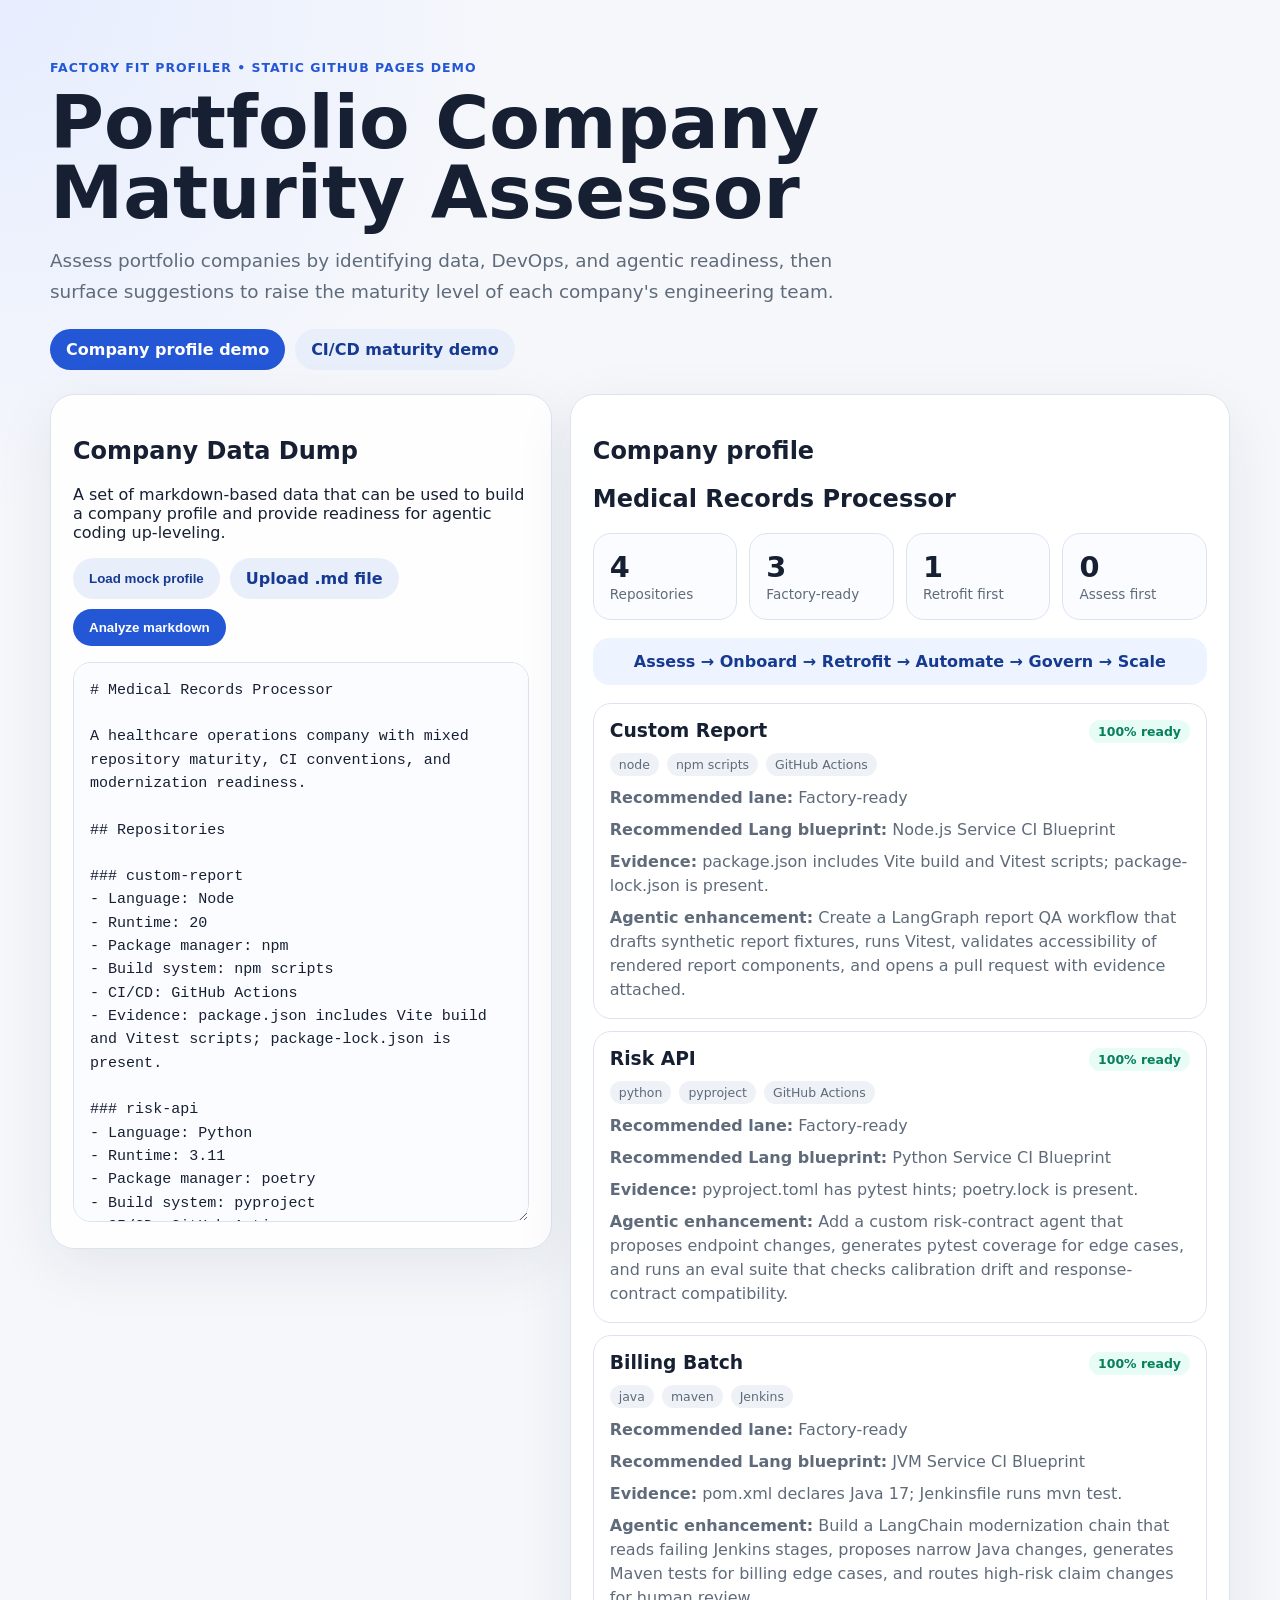
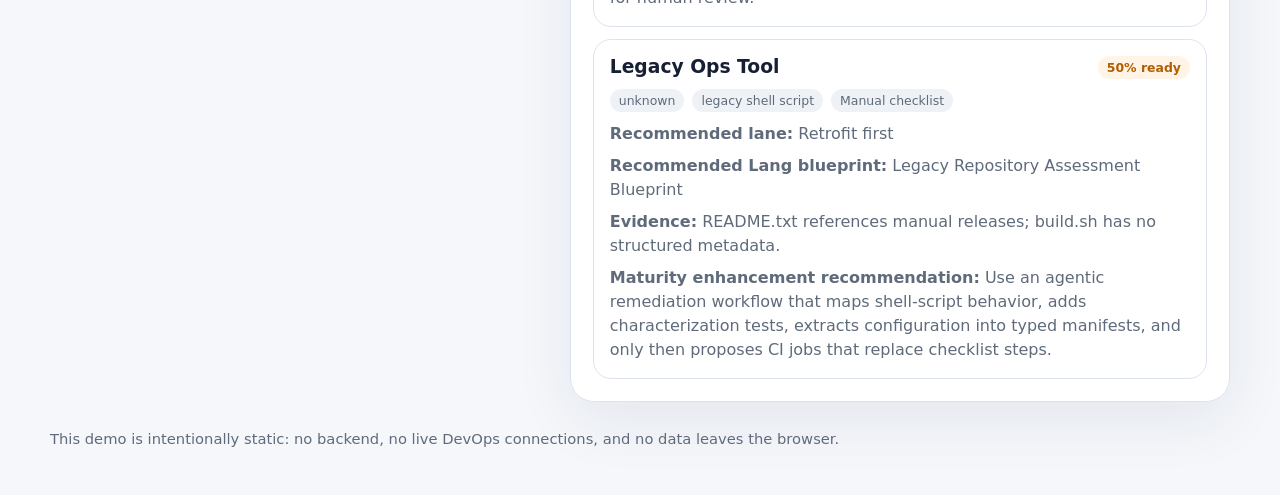
<file: docs/index.html>
<!doctype html>
<html lang="en">
  <head>
    <meta charset="utf-8" />
    <meta name="viewport" content="width=device-width, initial-scale=1" />
    <meta http-equiv="refresh" content="0; url=./webapp/" />
    <title>Factory Fit Profiler GitHub Pages Demo</title>
    <meta name="description" content="GitHub Pages entry point for the Factory Fit Profiler static webapp." />
    <link rel="canonical" href="./webapp/" />
    <link rel="stylesheet" href="./webapp/styles.css" />
  </head>
  <body>
    <header class="hero">
      <p class="eyebrow">Factory Fit Profiler • GitHub Pages</p>
      <h1>Opening the static webapp demo…</h1>
      <p class="lede">
        If you are not redirected automatically, open the
        <a href="./webapp/">Factory Fit Profiler webapp</a>.
      </p>
    </header>
  </body>
</html>
</file>
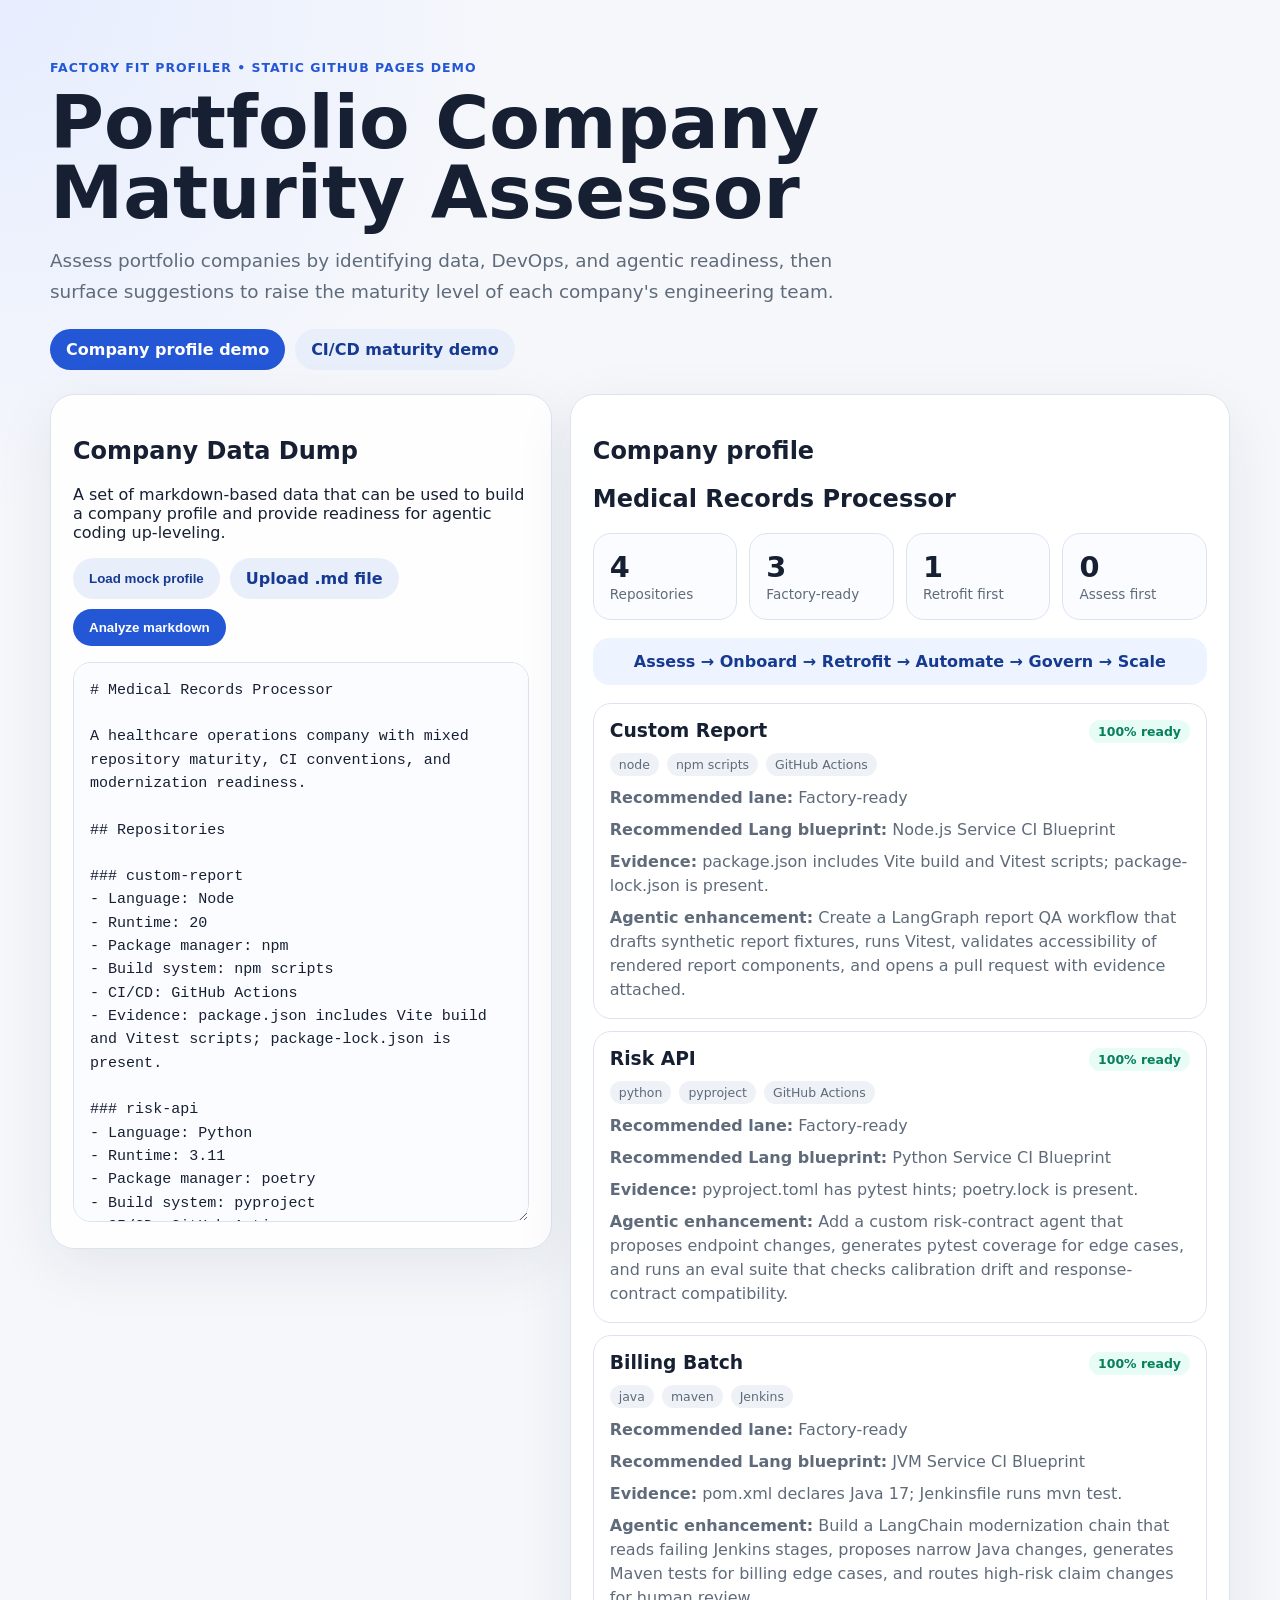
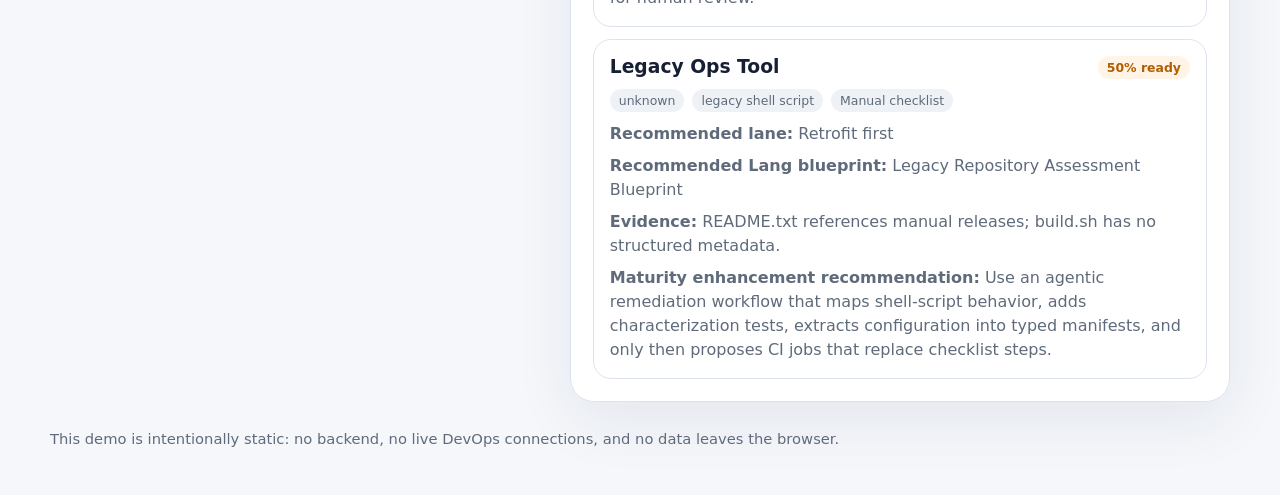
<file: docs/webapp/index.html>
<!doctype html>
<html lang="en">
  <head>
    <meta charset="utf-8" />
    <meta name="viewport" content="width=device-width, initial-scale=1" />
    <title>Factory Fit Profiler Demo</title>
    <meta name="description" content="Static markdown-driven demo for Factory Fit Profiler company profiling." />
    <link rel="stylesheet" href="./styles.css" />
  </head>
  <body>
    <header class="hero">
      <p class="eyebrow">Factory Fit Profiler • Static GitHub Pages Demo</p>
      <h1>Portfolio Company Maturity Assessor</h1>
      <p class="lede">
        Assess portfolio companies by identifying data, DevOps, and agentic readiness, then surface suggestions to raise the maturity level of each company's engineering team.
      </p>
      <nav class="demo-nav" aria-label="Demo navigation">
        <a aria-current="page" href="./index.html">Company profile demo</a>
        <a href="./cicd-maturity.html">CI/CD maturity demo</a>
      </nav>
    </header>
    <main class="grid">
      <section class="panel composer" aria-labelledby="inputTitle">
        <h2 id="inputTitle">Company Data Dump</h2>
        <p>A set of markdown-based data that can be used to build a company profile and provide readiness for agentic coding up-leveling.</p>
        <div class="controls">
          <button id="loadSample" class="secondary" type="button">Load mock profile</button>
          <label class="file-label" for="fileInput">Upload .md file</label>
          <input id="fileInput" type="file" accept=".md,text/markdown,text/plain" />
          <button id="analyze" type="button">Analyze markdown</button>
        </div>
        <textarea id="markdownInput" spellcheck="false" aria-label="Company profile markdown"></textarea>
      </section>
      <section class="panel results" aria-labelledby="resultsTitle">
        <h2 id="resultsTitle">Company profile</h2>
        <div id="results"></div>
      </section>
    </main>
    <footer>
      This demo is intentionally static: no backend, no live DevOps connections, and no data leaves the browser.
    </footer>
    <script src="./app.js"></script>
  </body>
</html>
</file>
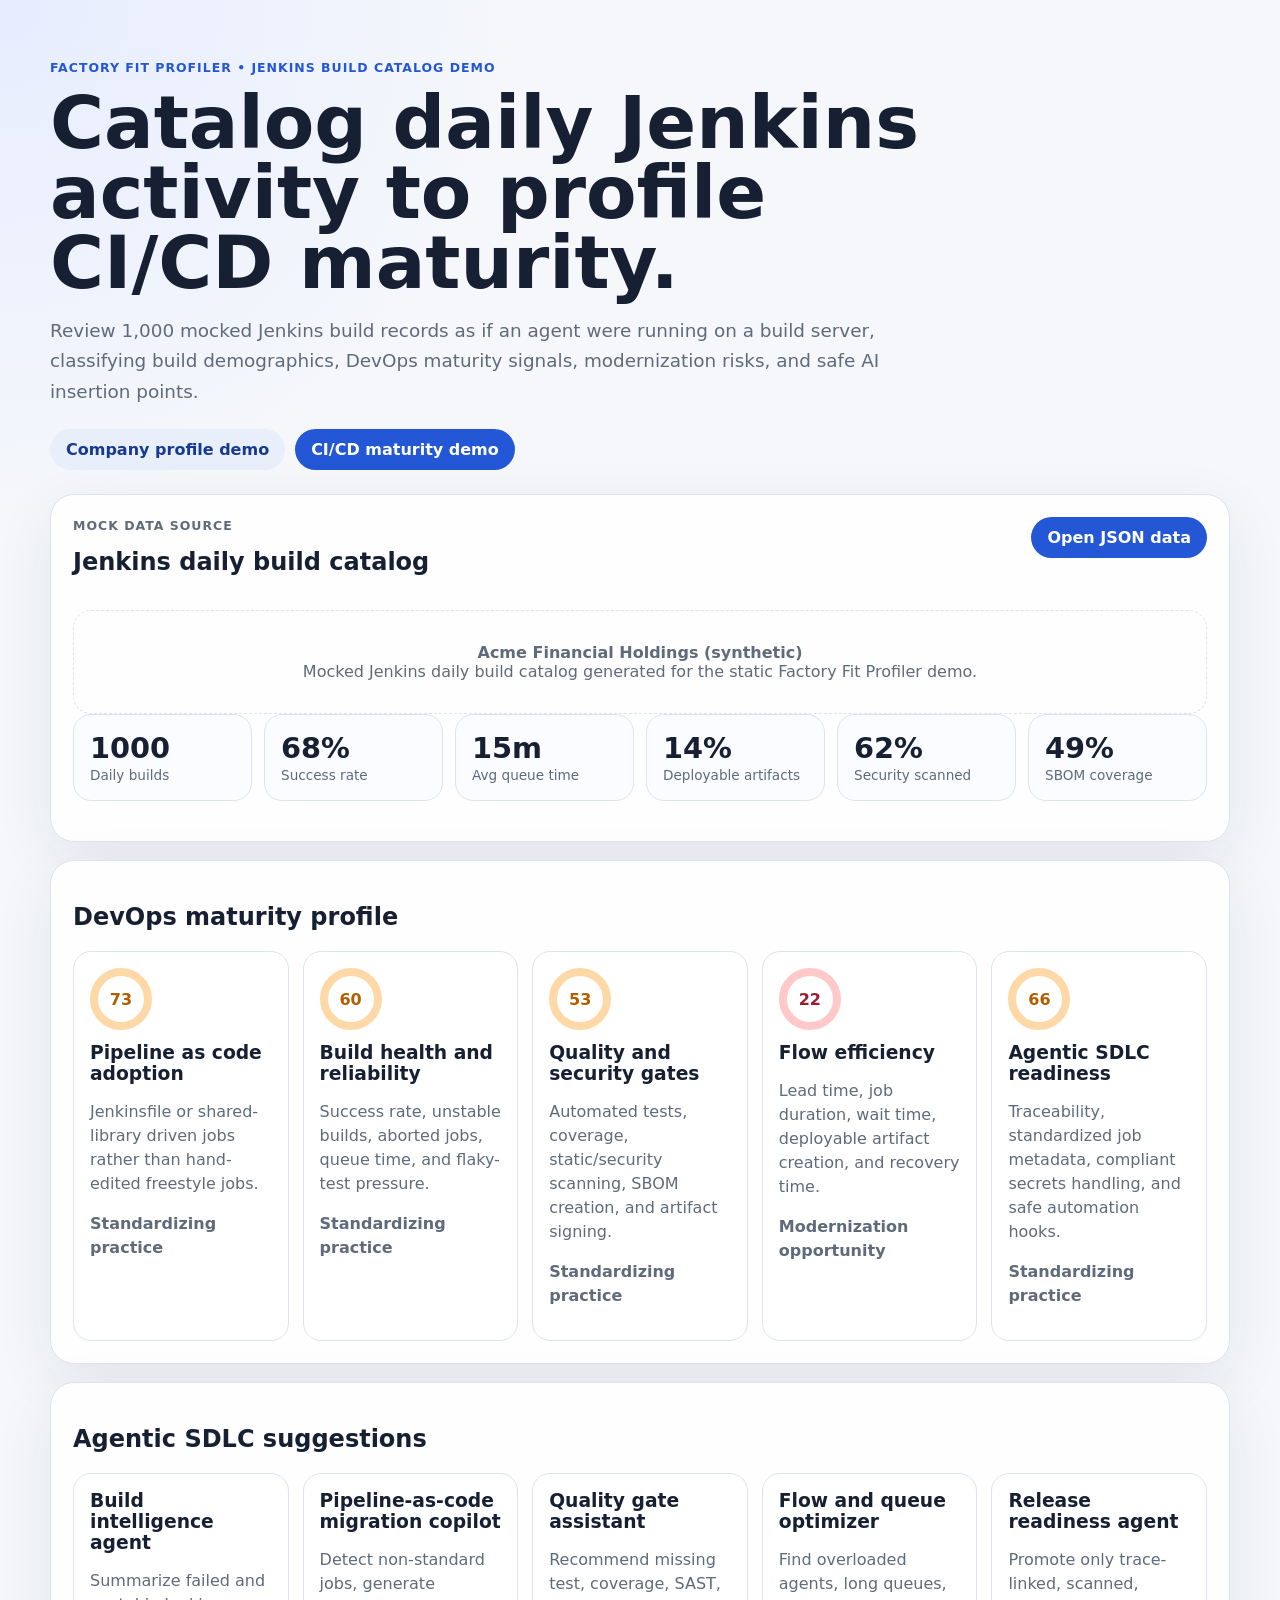
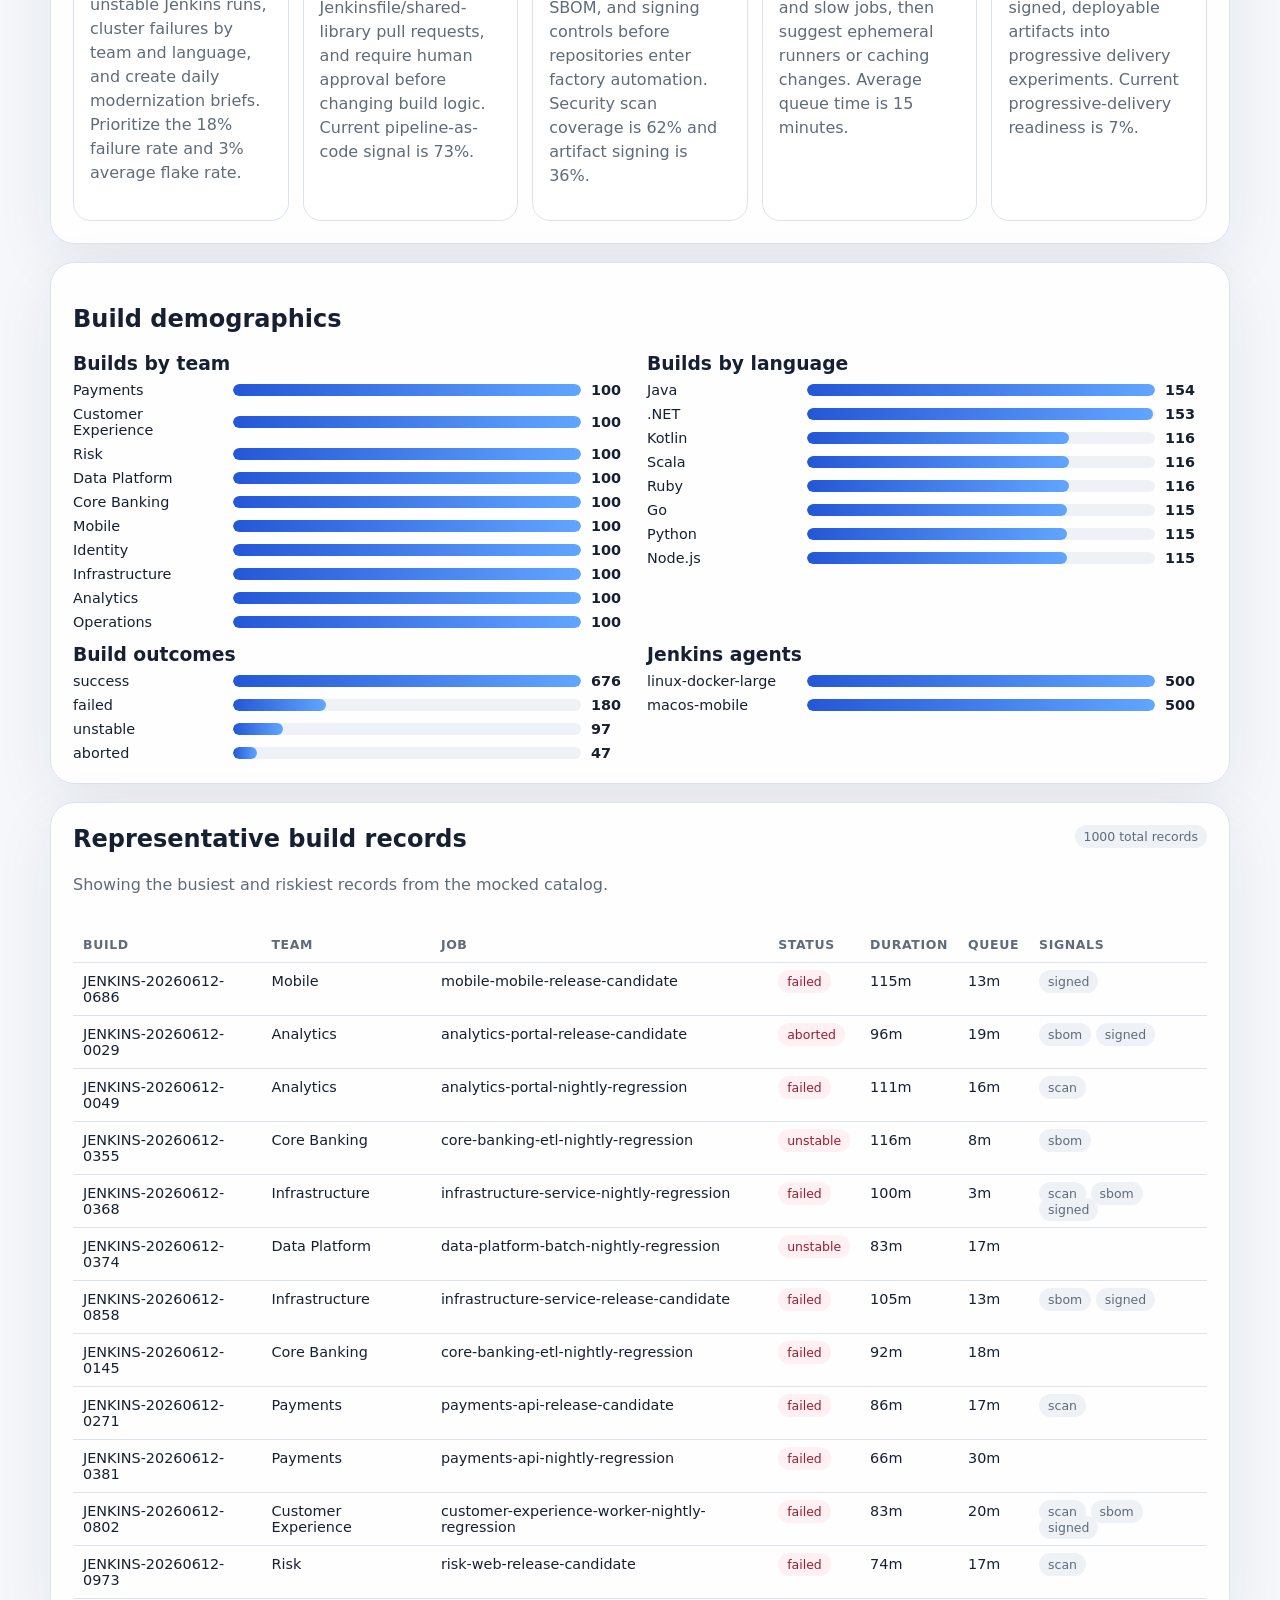
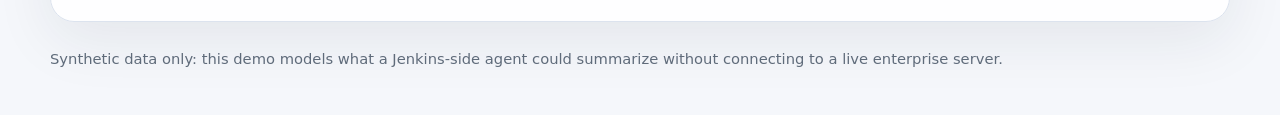
<file: docs/webapp/cicd-maturity.html>
<!doctype html>
<html lang="en">
  <head>
    <meta charset="utf-8" />
    <meta name="viewport" content="width=device-width, initial-scale=1" />
    <title>CI/CD Pipeline Maturity Demo</title>
    <meta name="description" content="Static Jenkins build-catalog demo for CI/CD maturity and agentic SDLC recommendations." />
    <link rel="stylesheet" href="./styles.css" />
  </head>
  <body>
    <header class="hero">
      <p class="eyebrow">Factory Fit Profiler • Jenkins Build Catalog Demo</p>
      <h1>Catalog daily Jenkins activity to profile CI/CD maturity.</h1>
      <p class="lede">
        Review 1,000 mocked Jenkins build records as if an agent were running on a build server,
        classifying build demographics, DevOps maturity signals, modernization risks, and safe AI insertion points.
      </p>
      <nav class="demo-nav" aria-label="Demo navigation">
        <a href="./index.html">Company profile demo</a>
        <a aria-current="page" href="./cicd-maturity.html">CI/CD maturity demo</a>
      </nav>
    </header>
    <main class="maturity-layout">
      <section class="panel maturity-overview" aria-labelledby="overviewTitle">
        <div class="section-heading">
          <div>
            <p class="eyebrow">Mock data source</p>
            <h2 id="overviewTitle">Jenkins daily build catalog</h2>
          </div>
          <a class="data-link" href="./jenkins-build-catalog.json">Open JSON data</a>
        </div>
        <div id="catalogStatus" class="empty">Loading mocked Jenkins records…</div>
        <div id="summaryStats" class="stats maturity-stats" aria-label="Build catalog summary"></div>
      </section>

      <section class="panel" aria-labelledby="maturityTitle">
        <h2 id="maturityTitle">DevOps maturity profile</h2>
        <div id="maturityDimensions" class="dimension-grid"></div>
      </section>

      <section class="panel" aria-labelledby="suggestionsTitle">
        <h2 id="suggestionsTitle">Agentic SDLC suggestions</h2>
        <div id="agentSuggestions" class="suggestion-grid"></div>
      </section>

      <section class="panel" aria-labelledby="demographicsTitle">
        <h2 id="demographicsTitle">Build demographics</h2>
        <div class="chart-grid">
          <div><h3>Builds by team</h3><div id="teamChart" class="bar-chart"></div></div>
          <div><h3>Builds by language</h3><div id="languageChart" class="bar-chart"></div></div>
          <div><h3>Build outcomes</h3><div id="statusChart" class="bar-chart"></div></div>
          <div><h3>Jenkins agents</h3><div id="agentChart" class="bar-chart"></div></div>
        </div>
      </section>

      <section class="panel" aria-labelledby="recordsTitle">
        <div class="section-heading">
          <div><h2 id="recordsTitle">Representative build records</h2><p>Showing the busiest and riskiest records from the mocked catalog.</p></div>
          <span id="recordCount" class="badge"></span>
        </div>
        <div class="table-wrap"><table id="recordsTable"></table></div>
      </section>
    </main>
    <footer>
      Synthetic data only: this demo models what a Jenkins-side agent could summarize without connecting to a live enterprise server.
    </footer>
    <script src="./cicd-maturity.js"></script>
  </body>
</html>
</file>
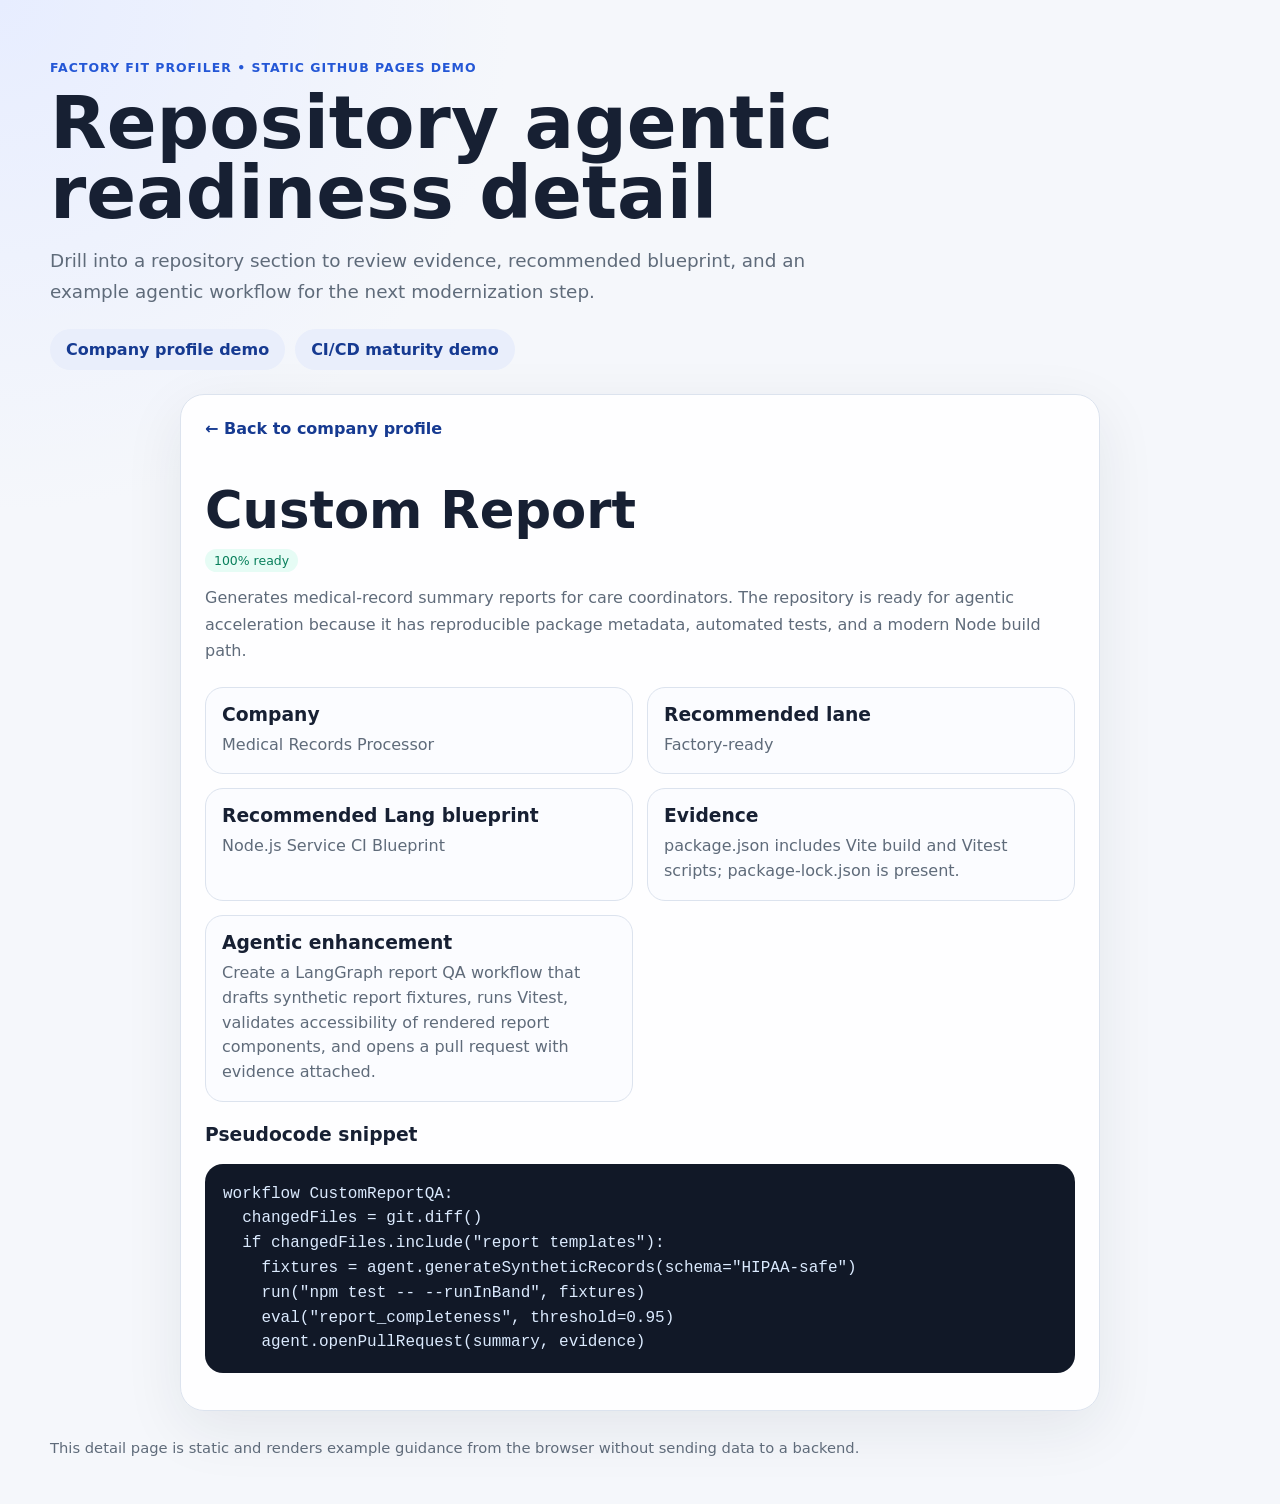
<file: docs/webapp/repo.html>
<!doctype html>
<html lang="en">
  <head>
    <meta charset="utf-8" />
    <meta name="viewport" content="width=device-width, initial-scale=1" />
    <title>Repository Detail • Factory Fit Profiler Demo</title>
    <meta name="description" content="Detailed repository profile with agentic enhancement pseudocode." />
    <link rel="stylesheet" href="./styles.css" />
  </head>
  <body>
    <header class="hero">
      <p class="eyebrow">Factory Fit Profiler • Static GitHub Pages Demo</p>
      <h1>Repository agentic readiness detail</h1>
      <p class="lede">
        Drill into a repository section to review evidence, recommended blueprint, and an example agentic workflow for the next modernization step.
      </p>
      <nav class="demo-nav" aria-label="Demo navigation">
        <a href="./index.html">Company profile demo</a>
        <a href="./cicd-maturity.html">CI/CD maturity demo</a>
      </nav>
    </header>
    <main class="detail-layout" id="repoDetail"></main>
    <footer>
      This detail page is static and renders example guidance from the browser without sending data to a backend.
    </footer>
    <script src="./app.js"></script>
  </body>
</html>
</file>
<file: docs/webapp/styles.css>
:root {
  color-scheme: light;
  --bg: #f5f7fb;
  --card: #ffffff;
  --ink: #172033;
  --muted: #5f6b7a;
  --line: #dce3ee;
  --brand: #2457d6;
  --brand-dark: #163a91;
  --good: #087f5b;
  --warn: #b25d00;
  --risk: #9b1c31;
}

* { box-sizing: border-box; }
body {
  margin: 0;
  font-family: Inter, ui-sans-serif, system-ui, -apple-system, BlinkMacSystemFont, "Segoe UI", sans-serif;
  background: radial-gradient(circle at top left, #e7edff, transparent 32rem), var(--bg);
  color: var(--ink);
}
header, main { width: min(1180px, calc(100% - 32px)); margin: 0 auto; }
.hero { padding: 48px 0 24px; }
.eyebrow { color: var(--brand); font-weight: 700; letter-spacing: .08em; text-transform: uppercase; font-size: .78rem; }
h1 { font-size: clamp(2.2rem, 6vw, 4.6rem); line-height: .95; margin: 10px 0 18px; max-width: 920px; }
.lede { color: var(--muted); font-size: 1.15rem; max-width: 840px; line-height: 1.65; }
.panel { background: color-mix(in srgb, var(--card) 92%, transparent); border: 1px solid var(--line); border-radius: 24px; box-shadow: 0 18px 60px rgba(23,32,51,.08); }
.grid { display: grid; gap: 18px; grid-template-columns: minmax(320px, .95fr) 1.25fr; align-items: start; }
.composer, .results { padding: 22px; }
.controls { display: flex; flex-wrap: wrap; gap: 10px; margin: 16px 0; }
button, .file-label { border: 0; border-radius: 999px; background: var(--brand); color: white; padding: 11px 16px; font-weight: 700; cursor: pointer; display: inline-flex; align-items: center; gap: 8px; }
button.secondary, .file-label { background: #e9eefb; color: var(--brand-dark); }
button:hover, .file-label:hover { filter: brightness(.96); }
input[type="file"] { inline-size: 1px; block-size: 1px; opacity: 0; position: absolute; }
textarea { width: 100%; min-height: 560px; resize: vertical; border: 1px solid var(--line); border-radius: 18px; padding: 16px; font: 0.94rem/1.55 ui-monospace, SFMono-Regular, Menlo, Consolas, monospace; color: var(--ink); background: #fbfcff; }
.stats { display: grid; grid-template-columns: repeat(4, 1fr); gap: 12px; margin-bottom: 18px; }
.stat { padding: 16px; border: 1px solid var(--line); border-radius: 18px; background: #fbfcff; }
.stat strong { display: block; font-size: 1.8rem; }
.stat span { color: var(--muted); font-size: .85rem; }
.path { margin: 18px 0; padding: 14px; border-radius: 16px; background: #edf4ff; color: var(--brand-dark); font-weight: 800; text-align: center; }
.repo-list { display: grid; gap: 12px; }
.repo { border: 1px solid var(--line); border-radius: 18px; padding: 16px; background: #fff; }
.repo h3 { margin: 0 0 6px; display: flex; justify-content: space-between; gap: 10px; }
.badge { font-size: .78rem; border-radius: 999px; padding: 4px 9px; background: #eef2f7; color: var(--muted); white-space: nowrap; }
.badge.good { background: #e6fcf5; color: var(--good); }
.badge.warn { background: #fff4e6; color: var(--warn); }
.badge.risk { background: #fff0f3; color: var(--risk); }
.meta { display: flex; flex-wrap: wrap; gap: 8px; margin: 10px 0; }
.repo p { color: var(--muted); margin: 8px 0 0; line-height: 1.5; }
.empty { padding: 32px; text-align: center; color: var(--muted); border: 1px dashed var(--line); border-radius: 18px; }
footer { width: min(1180px, calc(100% - 32px)); margin: 28px auto 48px; color: var(--muted); font-size: .92rem; }
@media (max-width: 860px) { .grid, .stats { grid-template-columns: 1fr; } textarea { min-height: 360px; } }
.demo-nav { display: flex; flex-wrap: wrap; gap: 10px; margin-top: 22px; }
.demo-nav a, .data-link { border-radius: 999px; background: #e9eefb; color: var(--brand-dark); padding: 11px 16px; font-weight: 800; text-decoration: none; }
.demo-nav a[aria-current="page"], .data-link { background: var(--brand); color: #fff; }
.maturity-layout { display: grid; gap: 18px; }
.maturity-layout .panel { padding: 22px; }
.section-heading { display: flex; justify-content: space-between; gap: 16px; align-items: start; margin-bottom: 14px; }
.section-heading h2, .section-heading p { margin-top: 0; }
.maturity-stats { grid-template-columns: repeat(6, 1fr); }
.dimension-grid, .suggestion-grid, .chart-grid { display: grid; gap: 14px; }
.dimension-grid { grid-template-columns: repeat(5, 1fr); }
.suggestion-grid { grid-template-columns: repeat(5, 1fr); }
.chart-grid { grid-template-columns: repeat(2, 1fr); }
.dimension-card, .suggestion { border: 1px solid var(--line); border-radius: 18px; background: #fff; padding: 16px; }
.dimension-card { display: grid; gap: 12px; align-content: start; }
.dimension-card h3, .suggestion h3, .chart-grid h3 { margin: 0 0 8px; }
.dimension-card p, .suggestion p, .section-heading p { color: var(--muted); line-height: 1.5; }
.score-ring { inline-size: 62px; block-size: 62px; border-radius: 50%; display: grid; place-items: center; font-weight: 900; border: 8px solid #eef2f7; background: #fff; }
.score-ring.good { color: var(--good); border-color: #96f2d7; }
.score-ring.warn { color: var(--warn); border-color: #ffd8a8; }
.score-ring.risk { color: var(--risk); border-color: #ffc9c9; }
.bar-chart { display: grid; gap: 8px; }
.bar-row { display: grid; grid-template-columns: 150px 1fr 42px; gap: 10px; align-items: center; font-size: .9rem; }
.bar-track { min-height: 12px; border-radius: 999px; background: #eef2f7; overflow: hidden; }
.bar-fill { min-height: 12px; border-radius: inherit; background: linear-gradient(90deg, var(--brand), #61a5ff); }
.table-wrap { overflow-x: auto; }
table { width: 100%; border-collapse: collapse; font-size: .9rem; }
th, td { padding: 10px; border-bottom: 1px solid var(--line); text-align: left; vertical-align: top; }
th { color: var(--muted); font-size: .78rem; text-transform: uppercase; letter-spacing: .05em; }
@media (max-width: 980px) { .maturity-stats, .dimension-grid, .suggestion-grid, .chart-grid { grid-template-columns: 1fr 1fr; } }
@media (max-width: 680px) { .maturity-stats, .dimension-grid, .suggestion-grid, .chart-grid, .section-heading { grid-template-columns: 1fr; display: grid; } .bar-row { grid-template-columns: 110px 1fr 36px; } }
.repo-link { color: inherit; display: block; text-decoration: none; }
.repo-link .repo { transition: border-color .16s ease, box-shadow .16s ease, transform .16s ease; }
.repo-link:hover .repo, .repo-link:focus-visible .repo { border-color: color-mix(in srgb, var(--brand) 45%, var(--line)); box-shadow: 0 12px 34px rgba(23,32,51,.1); transform: translateY(-1px); }
.detail-layout { width: min(920px, calc(100% - 32px)); margin: 0 auto; }
.detail-card { padding: 24px; }
.detail-card h2 { font-size: clamp(2rem, 4vw, 3.4rem); margin-bottom: 10px; }
.detail-card .small { font-size: 1rem; }
.detail-grid { display: grid; grid-template-columns: repeat(2, 1fr); gap: 14px; margin: 22px 0; }
.detail-grid > div { border: 1px solid var(--line); border-radius: 18px; background: #fbfcff; padding: 16px; }
.detail-grid h3 { margin: 0 0 8px; }
.detail-grid p { color: var(--muted); line-height: 1.55; margin: 0; }
.back-link { color: var(--brand-dark); font-weight: 800; text-decoration: none; }
pre { background: #111827; color: #dbeafe; border-radius: 18px; overflow-x: auto; padding: 18px; line-height: 1.55; }
code { font-family: ui-monospace, SFMono-Regular, Menlo, Consolas, monospace; }
@media (max-width: 760px) { .detail-grid { grid-template-columns: 1fr; } }
</file>
